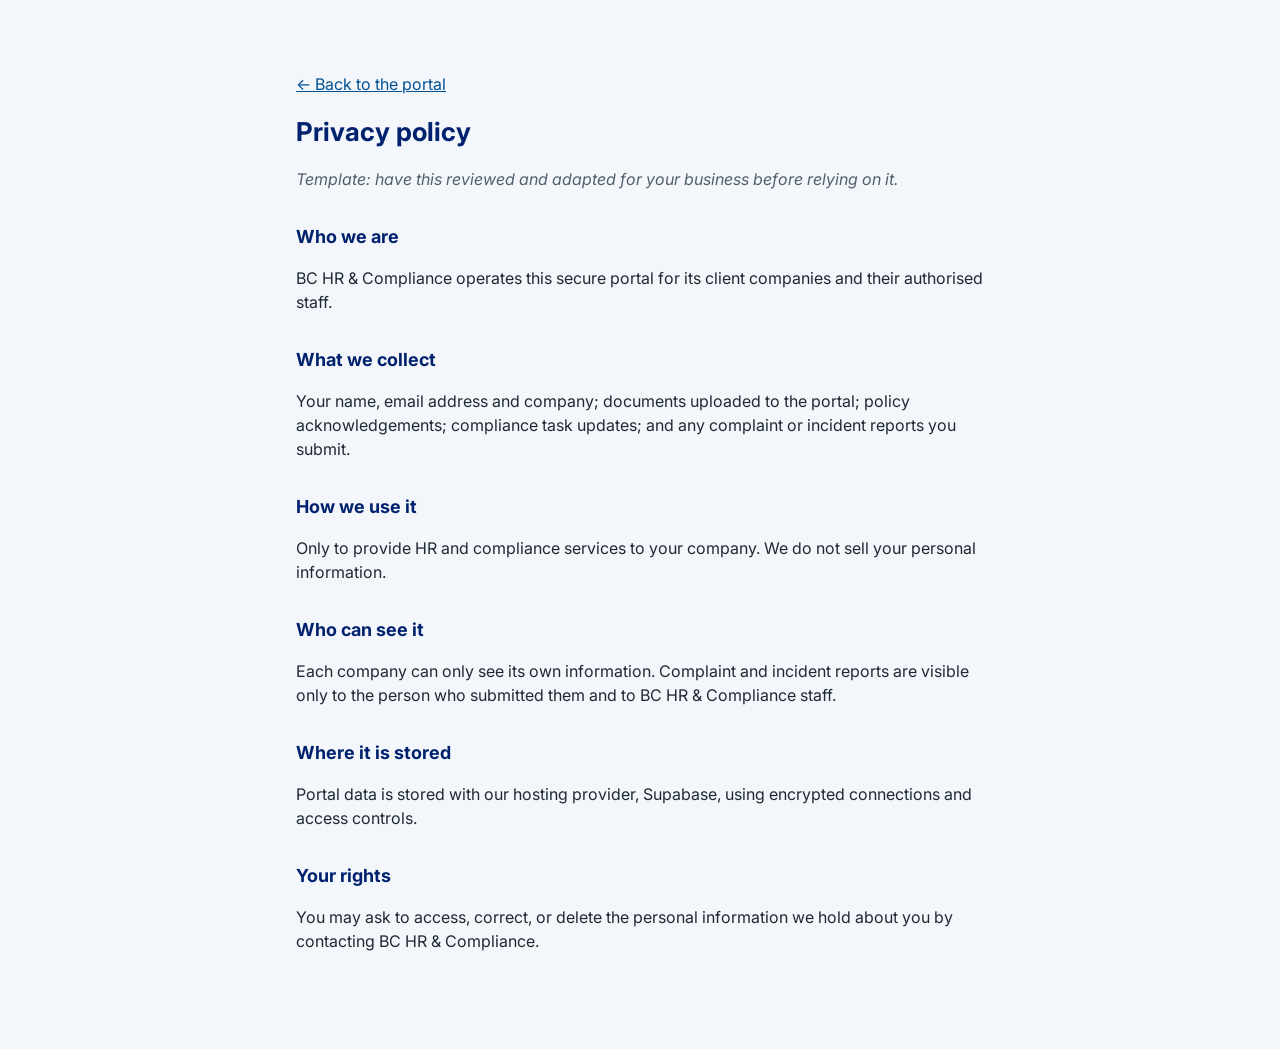
<file: privacy.html>
<!doctype html>
<html lang="en">
<head>
  <meta charset="utf-8">
  <meta name="viewport" content="width=device-width, initial-scale=1">
  <title>Privacy Policy · BC HR &amp; Compliance</title>
  <link rel="icon" href="favicon.svg" type="image/svg+xml">
  <link href="https://fonts.googleapis.com/css2?family=Inter:wght@400;500;600;700&display=swap" rel="stylesheet">
  <link rel="stylesheet" href="styles.css">
</head>
<body>
  <main class="legal">
    <p><a href="index.html">← Back to the portal</a></p>
    <h1>Privacy policy</h1>
    <p class="muted"><em>Template: have this reviewed and adapted for your business before relying on it.</em></p>
    <h2>Who we are</h2>
    <p>BC HR &amp; Compliance operates this secure portal for its client companies and their authorised staff.</p>
    <h2>What we collect</h2>
    <p>Your name, email address and company; documents uploaded to the portal; policy acknowledgements; compliance task updates; and any complaint or incident reports you submit.</p>
    <h2>How we use it</h2>
    <p>Only to provide HR and compliance services to your company. We do not sell your personal information.</p>
    <h2>Who can see it</h2>
    <p>Each company can only see its own information. Complaint and incident reports are visible only to the person who submitted them and to BC HR &amp; Compliance staff.</p>
    <h2>Where it is stored</h2>
    <p>Portal data is stored with our hosting provider, Supabase, using encrypted connections and access controls.</p>
    <h2>Your rights</h2>
    <p>You may ask to access, correct, or delete the personal information we hold about you by contacting BC HR &amp; Compliance.</p>
  </main>
</body>
</html>
</file>
<file: styles.css>
:root {
  /* Brand palette, taken from the BC logo */
  --cyan: #02dff2;
  --sky: #00acce;
  --brand: #025193;
  --navy: #00226e;
  --green: #307e04;
  --ink: #1f2933;
  --muted: #52606d;
  --bg: #f3f6fa;
  --card: #ffffff;
  --line: #e1e7ea;
  --danger: #b42318;
  --danger-bg: #fdecea;
  --warn: #9a5b00;
  --warn-bg: #fff4e0;
  --ok: #2a6e04;
  --ok-bg: #eaf5e1;
  --info: #025193;
  --info-bg: #e7f0fb;
  --radius: 12px;
}

* { box-sizing: border-box; }
body {
  margin: 0;
  font-family: Inter, system-ui, -apple-system, Segoe UI, Roboto, sans-serif;
  color: var(--ink);
  background: var(--bg);
  line-height: 1.5;
}
a { color: var(--brand); }
h1, h2 { color: var(--navy); }
h1 { font-size: 26px; margin: 0 0 4px; }
h2 { font-size: 18px; margin: 0 0 14px; }
code { background: var(--bg); padding: 1px 6px; border-radius: 4px; }
.muted { color: var(--muted); }
.small { font-size: 13px; }
.loading { padding: 40px; text-align: center; color: var(--muted); }

/* Brand */
.brand { display: flex; align-items: center; gap: 10px; font-weight: 700; color: var(--navy); }
.mark { width: 38px; height: auto; flex: none; }

/* Buttons and inputs */
.btn { display: inline-block; background: var(--brand); color: #fff; padding: 10px 18px; border-radius: 8px; border: 0; font: inherit; font-weight: 600; text-decoration: none; cursor: pointer; }
.btn:hover { background: var(--navy); }
.btn:disabled { opacity: .6; cursor: wait; }
.btn-sm { padding: 6px 12px; font-size: 14px; }
.btn-ghost { background: transparent; color: var(--ink); border: 1px solid var(--line); }
.btn-ghost:hover { background: var(--bg); }
.btn-danger { background: transparent; color: var(--danger); border: 1px solid #f1c4bf; }
.btn-danger:hover { background: var(--danger-bg); }
.link { background: none; border: 0; padding: 0; margin-top: 14px; color: var(--brand); font: inherit; cursor: pointer; text-decoration: underline; }

label { display: grid; gap: 6px; font-weight: 500; font-size: 14px; }
input, select, textarea { font: inherit; padding: 10px 12px; border: 1px solid #cbd2d9; border-radius: 8px; background: #fff; color: var(--ink); width: 100%; }
input[type="file"] { padding: 8px; }
input:focus, select:focus, textarea:focus { outline: 2px solid var(--brand); border-color: transparent; }
td select { width: auto; padding: 6px 10px; font-size: 14px; }
.stack { display: grid; gap: 14px; }
.stack .btn { justify-self: start; }
.row { display: grid; grid-template-columns: repeat(auto-fit, minmax(200px, 1fr)); gap: 14px; }
.inline-form { display: flex; gap: 12px; align-items: center; }
.inline-form input { flex: 1; }
.narrow { max-width: 480px; }

/* Login screens */
.auth { min-height: 100vh; display: grid; place-content: center; padding: 24px 16px; background: linear-gradient(135deg, var(--navy), var(--brand) 60%, var(--sky)); }
.auth-card { width: min(420px, calc(100vw - 32px)); background: linear-gradient(90deg, var(--cyan), var(--brand), var(--green)) top / 100% 6px no-repeat, var(--card); border-radius: 16px; padding: 32px; box-shadow: 0 20px 50px rgba(0,0,0,.25); }
.auth-logo { display: block; width: 190px; margin: 0 auto 18px; }
.auth-card h1 { font-size: 22px; }
.auth-card form { margin-top: 20px; }
.auth-card .btn { width: 100%; }
.auth-foot { text-align: center; color: #d5e6f5; font-size: 13px; }
.auth-foot a { color: #d5e6f5; }

/* App shell */
.shell { display: grid; grid-template-columns: 240px 1fr; min-height: 100vh; }
.sidebar { background: var(--navy); color: #fff; padding: 20px 14px; }
.sidebar .brand { color: #fff; padding: 0 8px 24px; font-size: 15px; line-height: 1.3; }
.sidebar .mark { background: #fff; border-radius: 9px; padding: 5px; width: 40px; }
.sidebar nav { display: grid; gap: 2px; }
.sidebar nav a { color: #c2d0da; text-decoration: none; padding: 9px 12px; border-radius: 8px; font-size: 15px; }
.sidebar nav a:hover { background: rgba(255,255,255,.07); color: #fff; }
.sidebar nav a.active { background: linear-gradient(90deg, var(--brand), var(--sky)); color: #fff; }
.main { min-width: 0; }
.topbar { display: flex; justify-content: space-between; align-items: center; gap: 16px; padding: 12px 28px; background: var(--card); border-bottom: 1px solid var(--line); }
.picker { display: flex; align-items: center; gap: 8px; font-weight: 600; }
.picker select { width: auto; min-width: 200px; padding: 7px 10px; }
.who { display: flex; align-items: center; gap: 12px; }
.view { padding: 28px; max-width: 1100px; }

/* Content */
.page-head { margin-bottom: 20px; }
.page-head p { margin: 0; }
.back { display: inline-block; margin-bottom: 12px; text-decoration: none; font-size: 14px; }
.card { background: var(--card); border: 1px solid var(--line); border-radius: var(--radius); padding: 22px; margin-bottom: 18px; }
.card.empty { text-align: center; color: var(--muted); }
.card.error { border-color: #f1c4bf; background: var(--danger-bg); color: var(--danger); }
details.card > summary { list-style: none; }
details.card > summary::-webkit-details-marker { display: none; }
details.card[open] > summary { margin-bottom: 18px; }
.grid2 { display: grid; grid-template-columns: repeat(auto-fit, minmax(300px, 1fr)); gap: 18px; }

.stats { display: grid; grid-template-columns: repeat(auto-fit, minmax(160px, 1fr)); gap: 14px; margin-bottom: 18px; }
.stat { display: grid; gap: 2px; background: var(--card); border: 1px solid var(--line); border-radius: var(--radius); padding: 18px; text-decoration: none; color: var(--ink); }
.stat:hover { border-color: var(--sky); }
.stat-value { font-size: 28px; font-weight: 700; color: var(--navy); }
.stat-label { color: var(--muted); font-size: 14px; }
.stat.warn .stat-value { color: var(--warn); }
.stat.danger .stat-value { color: var(--danger); }

.list { list-style: none; margin: 0; padding: 0; }
.list li { display: flex; justify-content: space-between; align-items: center; gap: 12px; padding: 12px 0; border-bottom: 1px solid var(--line); }
.list li:last-child { border-bottom: 0; }

.table-wrap { overflow-x: auto; }
table { width: 100%; border-collapse: collapse; font-size: 15px; }
th { text-align: left; font-size: 13px; color: var(--muted); font-weight: 600; padding: 8px 10px; border-bottom: 1px solid var(--line); }
td { padding: 12px 10px; border-bottom: 1px solid var(--line); vertical-align: middle; }
tr:last-child td { border-bottom: 0; }
tr.clickable { cursor: pointer; }
tr.clickable:hover td { background: var(--bg); }
tr.done td strong { text-decoration: line-through; color: var(--muted); }
td.actions { text-align: right; white-space: nowrap; }
td.actions .btn + .btn { margin-left: 6px; }

.badge { display: inline-block; padding: 2px 10px; border-radius: 999px; font-size: 13px; font-weight: 600; white-space: nowrap; }
.badge.ok { background: var(--ok-bg); color: var(--ok); }
.badge.warn { background: var(--warn-bg); color: var(--warn); }
.badge.danger { background: var(--danger-bg); color: var(--danger); }
.badge.info { background: var(--info-bg); color: var(--info); }
.badge.neutral { background: var(--bg); color: var(--muted); }

.policy-body { white-space: pre-wrap; line-height: 1.7; }
.ack { display: grid; gap: 12px; justify-items: start; }
.ack p { margin: 0; }
.meta { display: grid; grid-template-columns: max-content 1fr; gap: 6px 18px; margin: 0 0 18px; }
.meta dt { color: var(--muted); }
.meta dd { margin: 0; }

#toast { position: fixed; left: 50%; bottom: 24px; transform: translate(-50%, 20px); opacity: 0; pointer-events: none; transition: .2s; background: var(--navy); color: #fff; padding: 12px 20px; border-radius: 10px; max-width: calc(100vw - 32px); box-shadow: 0 8px 24px rgba(0,0,0,.2); z-index: 50; }
#toast.show { opacity: 1; transform: translate(-50%, 0); }
#toast.error { background: var(--danger); }

/* Privacy page */
.legal { padding: 56px 16px 80px; max-width: 720px; margin: 0 auto; }
.legal h2 { margin-top: 32px; }

@media (max-width: 800px) {
  .shell { grid-template-columns: minmax(0, 1fr); }
  .sidebar { padding: 12px 16px; min-width: 0; }
  .sidebar .brand { padding: 0 0 10px; }
  .sidebar nav { display: flex; overflow-x: auto; gap: 4px; }
  .sidebar nav a { white-space: nowrap; padding: 7px 10px; font-size: 14px; }
  .topbar { padding: 10px 16px; flex-wrap: wrap; }
  .picker select { min-width: 0; }
  .view { padding: 20px 16px; }
  .inline-form { flex-direction: column; align-items: stretch; }
}

/* Onboarding and people pages */
[hidden] { display: none !important; }
h3 { color: var(--navy); font-size: 16px; margin: 6px 0 0; }
.mono { font-family: ui-monospace, SFMono-Regular, Menlo, Consolas, monospace; letter-spacing: .02em; }
.button-row { display: flex; gap: 8px; flex-wrap: wrap; align-items: center; }
.notice { padding: 12px 16px; border-radius: 10px; margin: 0 0 18px; font-size: 14px; border: 1px solid transparent; }
.notice.info { background: var(--info-bg); color: var(--info); border-color: #cfe0f5; }
.notice.ok { background: var(--ok-bg); color: var(--ok); border-color: #cfe8bd; }
.notice.warn { background: var(--warn-bg); color: var(--warn); }
.notice.danger { background: var(--danger-bg); color: var(--danger); border-color: #f1c4bf; }

.onboarding { display: grid; grid-template-columns: 250px minmax(0, 1fr); gap: 20px; align-items: start; }
.stepper { list-style: none; margin: 0; padding: 0; display: grid; gap: 4px; position: sticky; top: 16px; }
.stepper a { display: flex; gap: 10px; align-items: center; padding: 10px 12px; border-radius: 10px; text-decoration: none; color: var(--ink); font-size: 15px; border: 1px solid transparent; }
.stepper a:hover { background: var(--card); }
.stepper li.current a { background: var(--card); border-color: var(--line); font-weight: 600; }
.stepper .dot { width: 26px; height: 26px; border-radius: 50%; display: inline-grid; place-items: center; background: var(--line); color: var(--muted); font-size: 13px; font-weight: 700; flex: none; }
.stepper li.current .dot { background: var(--brand); color: #fff; }
.stepper li.done .dot { background: var(--green); color: #fff; }
.stepper .opt { font-size: 12px; color: var(--muted); font-weight: 400; }
.step-actions { display: flex; justify-content: space-between; gap: 12px; margin: 4px 0 18px; }

.onboarding-card { display: flex; justify-content: space-between; align-items: center; gap: 20px; }
.onboarding-card > div { flex: 1; }
.onboarding-card h2 { display: flex; gap: 10px; align-items: center; }
.progress { height: 8px; background: var(--line); border-radius: 99px; overflow: hidden; margin-top: 10px; }
.progress span { display: block; height: 100%; background: linear-gradient(90deg, var(--cyan), var(--brand), var(--green)); }

.cred-form { margin-top: 16px; }
.cred-form > summary { list-style: none; display: inline-block; }
.cred-form > summary::-webkit-details-marker { display: none; }
.cred-form[open] > summary { margin-bottom: 14px; }

.sign-card { border-top: 1px solid var(--line); padding: 18px 0; display: grid; gap: 12px; justify-items: start; }
.sign-card:first-of-type { border-top: 0; padding-top: 0; }
.sign-card .sign-head { display: flex; justify-content: space-between; align-items: flex-start; gap: 12px; width: 100%; }
.sign-card h3 { margin: 0 0 4px; }
.sign-card p { margin: 0; }
.sign-form { width: 100%; max-width: 560px; }
.signed { color: var(--ok); font-weight: 600; margin: 0; }
label.check { display: flex; gap: 10px; align-items: flex-start; font-weight: 400; }
label.check input { width: auto; margin-top: 3px; }
.policy-item { border-top: 1px solid var(--line); padding: 14px 0; }
.policy-item:first-of-type { border-top: 0; }
.policy-item > summary { cursor: pointer; display: flex; justify-content: space-between; gap: 12px; font-weight: 600; color: var(--navy); list-style: none; }
.policy-item > summary::-webkit-details-marker { display: none; }
.policy-item .policy-body { margin: 12px 0; padding: 14px; background: var(--bg); border-radius: 8px; max-height: 360px; overflow: auto; font-size: 15px; }

.filters { display: flex; gap: 8px; flex-wrap: wrap; margin-bottom: 16px; align-items: center; }
.chip { font: inherit; font-size: 14px; padding: 6px 14px; border-radius: 999px; border: 1px solid var(--line); background: var(--card); color: var(--ink); cursor: pointer; }
.chip span { color: var(--muted); margin-left: 4px; }
.chip.active { background: var(--brand); border-color: var(--brand); color: #fff; }
.chip.active span { color: #d5e6f5; }
.chip-check { font-size: 14px; margin-left: 6px; }
.reveal { background: var(--warn-bg); border: 1px solid #f3d9a6; border-radius: 10px; padding: 16px; margin-top: 12px; }
.reveal .meta { margin-bottom: 12px; }

@media (max-width: 900px) {
  .onboarding { grid-template-columns: minmax(0, 1fr); }
  .stepper { position: static; display: flex; overflow-x: auto; gap: 6px; }
  .stepper a { white-space: nowrap; padding: 8px 10px; font-size: 14px; }
  .onboarding-card { flex-direction: column; align-items: stretch; }
}
.stack > h2, .stack > h2 + p { margin-bottom: 0; }
.stack > h2 + p { margin-top: -6px; }

/* Agency compliance */
.tabs { display: flex; gap: 4px; border-bottom: 1px solid var(--line); margin: 0 0 18px; overflow-x: auto; }
.tabs a { padding: 10px 14px; text-decoration: none; color: var(--muted); font-weight: 500; white-space: nowrap; border-bottom: 3px solid transparent; margin-bottom: -1px; }
.tabs a:hover { color: var(--navy); }
.tabs a.active { color: var(--navy); border-bottom-color: var(--brand); font-weight: 600; }
.upload-row { margin-bottom: 14px; flex-wrap: wrap; }
.upload-row input[type="file"] { flex: 1 1 240px; }
.upload-row input[name="note"] { flex: 1 1 200px; }
.timeline { list-style: none; margin: 0; padding: 0 0 0 16px; border-left: 2px solid var(--line); display: grid; gap: 12px; }
.timeline li { position: relative; display: grid; gap: 2px; font-size: 14px; }
.timeline li::before { content: ''; position: absolute; left: -22px; top: 6px; width: 10px; height: 10px; border-radius: 50%; background: var(--sky); }
.timeline .when { color: var(--muted); font-size: 13px; }
.input-with-button { display: flex; gap: 6px; }
.input-with-button input { flex: 1; font-family: ui-monospace, SFMono-Regular, Menlo, Consolas, monospace; }
.notice.created { display: grid; gap: 10px; margin-top: 16px; }
.notice.created textarea { font-size: 14px; background: #fff; color: var(--ink); }
.notice.created .btn { justify-self: start; }

/* Training */
.training-card { display: flex; justify-content: space-between; align-items: center; gap: 16px; padding: 16px 0; border-top: 1px solid var(--line); }
.training-card:first-of-type { border-top: 0; padding-top: 0; }
.training-card h3 { margin: 0 0 4px; }
.training-card p { margin: 0 0 6px; }
.video { position: relative; width: 100%; aspect-ratio: 16 / 9; margin: 0 0 16px; border-radius: 10px; overflow: hidden; background: #000; }
.video iframe { position: absolute; inset: 0; width: 100%; height: 100%; border: 0; }
video.video { display: block; }
.lesson { margin-top: 8px; }
fieldset.question, fieldset.checks { border: 1px solid var(--line); border-radius: 10px; padding: 14px 16px; margin: 0; display: grid; gap: 10px; }
fieldset.question legend, fieldset.checks legend { font-weight: 600; color: var(--navy); padding: 0 6px; }
fieldset.checks { display: flex; gap: 24px; flex-wrap: wrap; }
.answer-row { display: flex; gap: 10px; align-items: center; }
.answer-row input[type="radio"] { width: auto; }
.quiz-list { margin: 0 0 16px; padding-left: 20px; display: grid; gap: 14px; }
.quiz-list .quiz-head { display: flex; justify-content: space-between; gap: 12px; align-items: center; }
.quiz-list ul { margin: 6px 0 0; padding-left: 18px; color: var(--muted); }
.quiz-list li.correct { color: var(--ok); font-weight: 600; }
.matrix th { white-space: normal; min-width: 120px; }
.certificate { background: #fff; border: 1px solid var(--line); border-radius: 16px; padding: 48px 32px; text-align: center; max-width: 760px; margin: 16px auto;
  background-image: linear-gradient(90deg, var(--cyan), var(--brand), var(--green)); background-size: 100% 8px; background-repeat: no-repeat; }
.certificate img { width: 150px; margin-bottom: 12px; }
.certificate h1 { font-size: 34px; margin: 6px 0; }
.certificate h2 { font-size: 22px; margin: 6px 0 22px; }
.cert-kicker { text-transform: uppercase; letter-spacing: .14em; color: var(--brand); font-weight: 700; margin: 0 0 18px; }
.cert-meta { display: flex; justify-content: center; gap: 36px; flex-wrap: wrap; margin: 0 0 20px; }
.cert-meta dt { color: var(--muted); font-size: 13px; }
.cert-meta dd { margin: 2px 0 0; font-weight: 600; }

@media print {
  .sidebar, .topbar, .no-print, #toast { display: none !important; }
  .shell { display: block; }
  .view { padding: 0; max-width: none; }
  body { background: #fff; }
  .certificate { border: 2px solid var(--navy); margin: 40px auto; }
}
@media (max-width: 700px) {
  .training-card { flex-direction: column; align-items: stretch; }
}

/* Positions, signed job descriptions and drug screening */
.jd-table { width: 100%; margin: 0 0 16px; border: 1px solid var(--line); border-radius: 8px; border-collapse: separate; border-spacing: 0; overflow: hidden; }
.jd-table th { width: 160px; background: var(--bg); color: var(--navy); font-size: 14px; }
.jd-table th, .jd-table td { padding: 8px 12px; border-bottom: 1px solid var(--line); }
.jd-table tr:last-child th, .jd-table tr:last-child td { border-bottom: 0; }
.jd-body { font-size: 15px; }
.jd-print h1 { font-size: 24px; }
.sig-grid { display: grid; grid-template-columns: repeat(auto-fit, minmax(240px, 1fr)); gap: 24px; margin: 18px 0; }
.sig-grid > div { display: grid; gap: 4px; border-top: 1px solid var(--ink); padding-top: 6px; }
.sig { font-family: 'Brush Script MT', 'Segoe Script', cursive; font-size: 24px; color: var(--navy); }
.sig.muted { font-family: inherit; font-size: 15px; }
.screening-box { display: grid; gap: 12px; justify-items: start; background: var(--info-bg); border-radius: 10px; padding: 16px; }
.screening-box p { margin: 0; }
.screening-box .meta { margin: 0; }
.list li.company-row { display: grid; gap: 8px; }
.company-head { display: flex; justify-content: space-between; align-items: center; gap: 12px; }
.company-row details > summary { cursor: pointer; display: inline-block; margin: 0; }
.company-row .screening-settings { margin-top: 12px; }
@media print {
  .jd-print { border: 0; padding: 0; }
}
.choice-row { display: flex; gap: 8px; flex-wrap: wrap; margin-bottom: 12px; }
.company-row details + details { margin-top: 4px; }
.card-head { display: flex; justify-content: space-between; align-items: center; gap: 12px; margin-bottom: 4px; }
.card-head h2 { margin: 0; }
.verify-card { border-top: 1px solid var(--line); padding: 14px 0; display: grid; gap: 10px; justify-items: start; }
.verify-card .verify-head { display: flex; justify-content: space-between; align-items: flex-start; gap: 12px; width: 100%; }
.verify-card .meta { margin: 0; }
</file>
